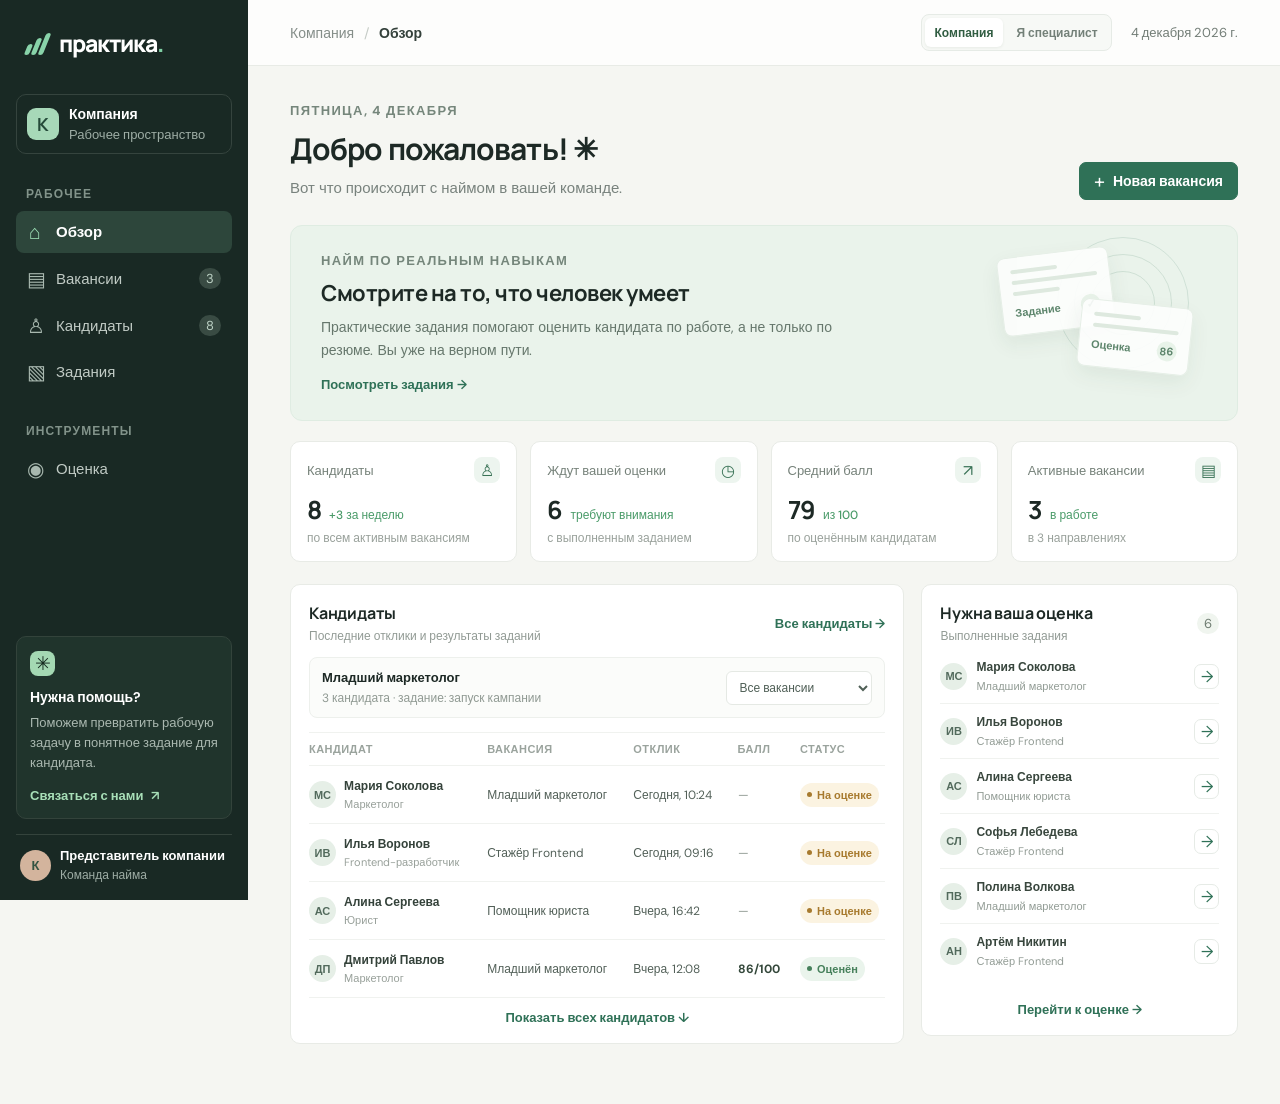
<file: index.html>
<!doctype html>
<html lang="ru">
  <head>
    <meta charset="UTF-8" />
    <meta name="viewport" content="width=device-width, initial-scale=1.0" />
    <meta name="theme-color" content="#f5f6f2" />
    <title>Практика — найм по реальным навыкам</title>
    <link rel="preconnect" href="https://fonts.googleapis.com" />
    <link rel="preconnect" href="https://fonts.gstatic.com" crossorigin />
    <link href="https://fonts.googleapis.com/css2?family=DM+Sans:wght@400;500;600;700&family=Manrope:wght@400;500;600;700;800&display=swap" rel="stylesheet" />
    <link rel="stylesheet" href="styles.css" />
  </head>
  <body>
    <div class="app-shell">
      <aside class="sidebar">
        <a class="brand" href="#" aria-label="Практика — на главную">
          <span class="brand-mark"><span></span><span></span><span></span></span>
          <span>практика<span class="brand-dot">.</span></span>
        </a>

        <div class="workspace-switcher">
          <div class="workspace-avatar" id="workspace-avatar">К</div>
          <div class="workspace-copy"><strong id="workspace-name">Компания</strong><span id="workspace-description">Рабочее пространство</span></div>
        </div>

        <div class="nav-label employer-nav">РАБОЧЕЕ</div>
        <nav class="main-nav employer-nav" aria-label="Кабинет компании">
          <button class="nav-item active" data-page="overview"><span class="nav-icon">⌂</span>Обзор</button>
          <button class="nav-item" data-page="vacancies"><span class="nav-icon">▤</span>Вакансии<span class="nav-count">3</span></button>
          <button class="nav-item" data-page="candidates"><span class="nav-icon">♙</span>Кандидаты<span class="nav-count" id="candidate-count">8</span></button>
          <button class="nav-item" data-page="tasks"><span class="nav-icon">▧</span>Задания</button>
        </nav>

        <div class="nav-label tools-label employer-nav">ИНСТРУМЕНТЫ</div>
        <nav class="main-nav employer-nav" aria-label="Инструменты">
          <button class="nav-item" data-page="evaluation"><span class="nav-icon">◉</span>Оценка</button>
        </nav>
        <nav class="main-nav specialist-nav" aria-label="Кабинет специалиста">
          <button class="nav-item" data-page="browse"><span class="nav-icon">⌕</span>Вакансии и задания</button>
          <button class="nav-item" data-page="my-applications"><span class="nav-icon">▣</span>Мои отклики<span class="nav-count" id="application-count">0</span></button>
        </nav>

        <div class="sidebar-bottom">
          <div class="help-card">
            <div class="help-spark">✳</div>
            <strong>Нужна помощь?</strong>
            <p>Поможем превратить рабочую задачу в понятное задание для кандидата.</p>
            <button data-action="help">Связаться с нами <span>↗</span></button>
          </div>
          <button class="profile-button">
            <span class="profile-avatar" id="profile-avatar">К</span>
            <span class="profile-copy"><strong id="profile-name">Представитель компании</strong><span id="profile-role">Команда найма</span></span>
          </button>
        </div>
      </aside>

      <main class="main-area">
        <header class="topbar">
          <div class="breadcrumb"><span>Компания</span><span class="breadcrumb-slash">/</span><strong id="breadcrumb-current">Обзор</strong></div>
          <div class="topbar-actions">
            <div class="mode-switch" role="group" aria-label="Вид кабинета">
              <button class="mode-button active" data-mode="employer">Компания</button>
              <button class="mode-button" data-mode="specialist">Я специалист</button>
            </div>
            <span class="today-label" id="today-label"></span>
          </div>
        </header>
        <div id="page-content" class="page-content"></div>
      </main>
    </div>

    <div id="modal-root"></div>
    <div id="toast" class="toast" role="status" aria-live="polite"></div>
    <script src="app.js"></script>
  </body>
</html>
</file>
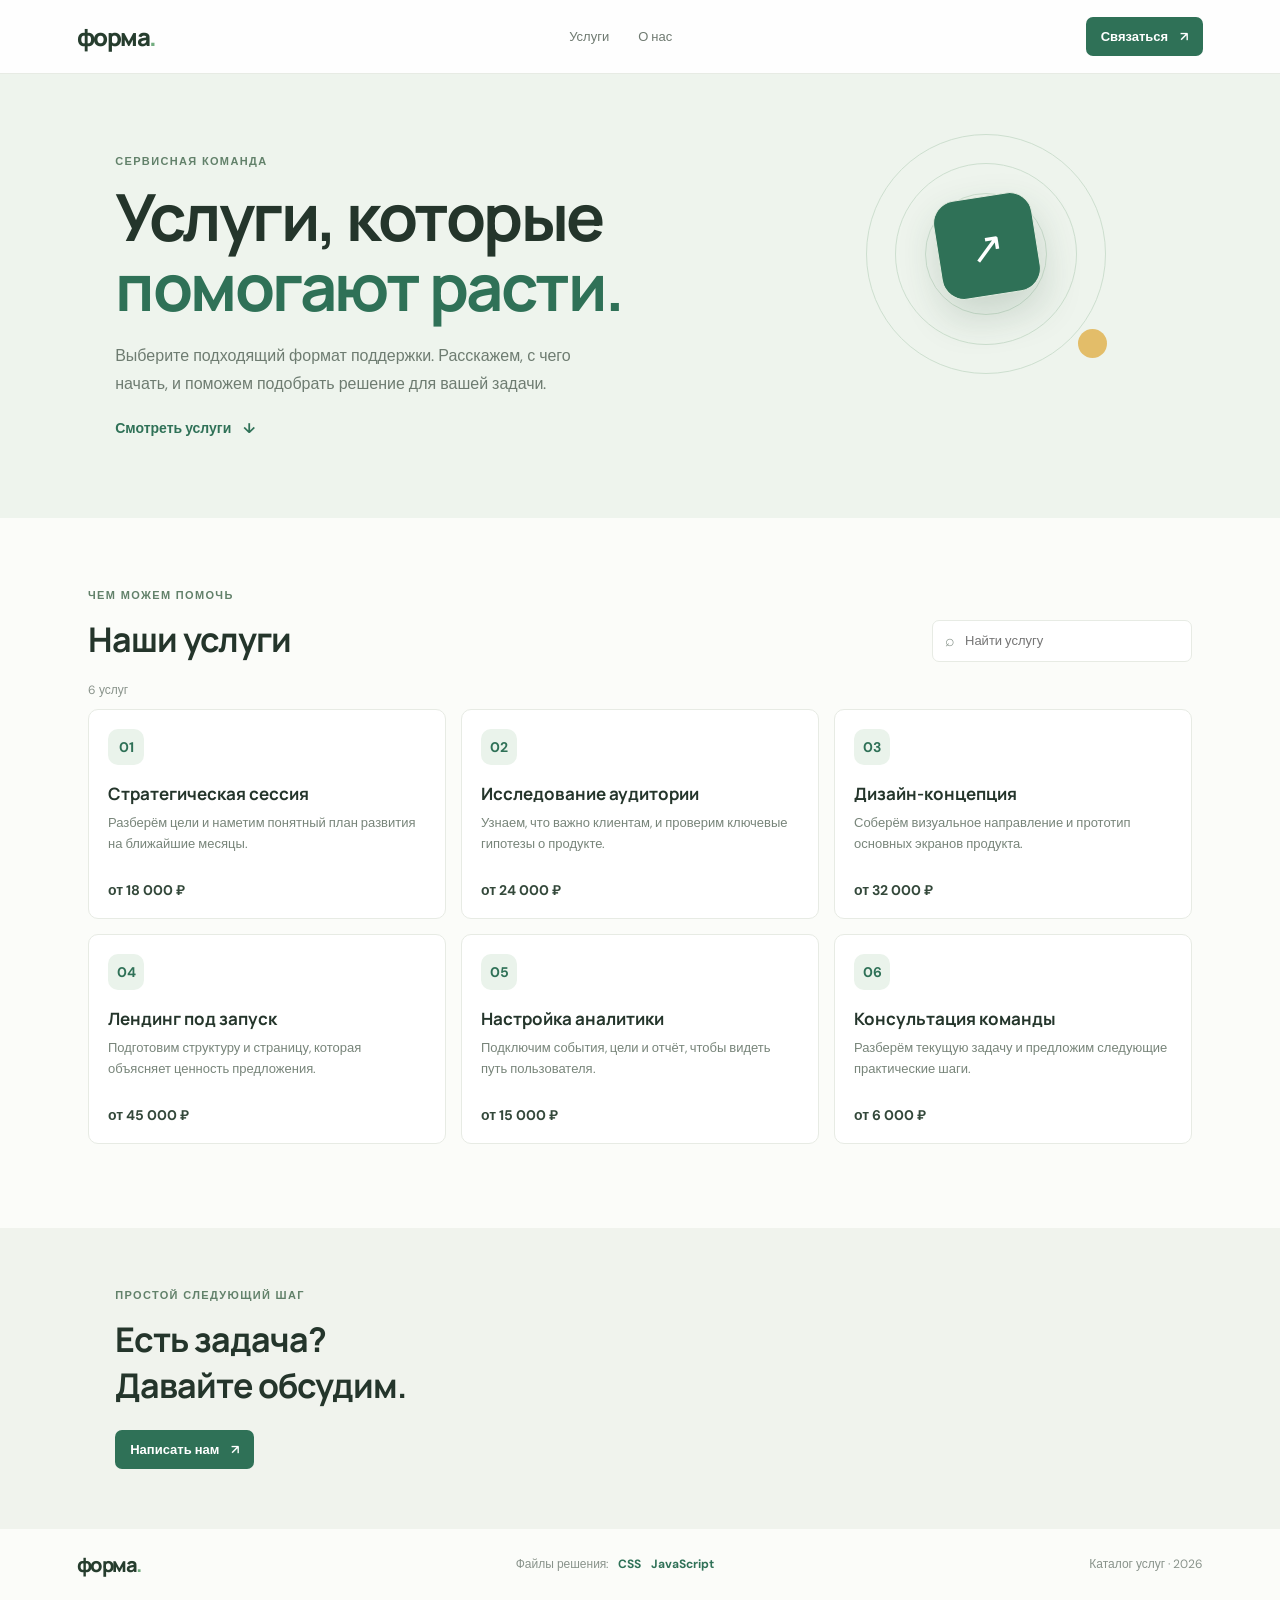
<file: candidate_answer_frontend.html>
<!doctype html>
<html lang="ru">
  <head>
    <meta charset="utf-8">
    <meta name="viewport" content="width=device-width, initial-scale=1">
    <meta name="theme-color" content="#f5f6f2">
    <title>Каталог услуг</title>
    <link rel="stylesheet" href="candidate_answer_frontend.css">
    <script src="candidate_answer_frontend.js" defer></script>
  </head>
  <body>
    <header class="site-header">
      <a class="brand" href="#" aria-label="На главную">форма<span>.</span></a>
      <nav aria-label="Основная навигация"><a href="#services">Услуги</a><a href="#about">О нас</a></nav>
      <a class="contact-link" href="mailto:hello@example.com">Связаться <span aria-hidden="true">↗</span></a>
    </header>

    <main>
      <section class="intro">
        <p class="eyebrow">Сервисная команда</p>
        <h1>Услуги, которые<br><span>помогают расти.</span></h1>
        <p class="intro-copy">Выберите подходящий формат поддержки. Расскажем, с чего начать, и поможем подобрать решение для вашей задачи.</p>
        <a class="intro-link" href="#services">Смотреть услуги <span aria-hidden="true">↓</span></a>
        <div class="intro-decoration" aria-hidden="true"><div class="deco-orbit"></div><div class="deco-tile">↗</div><div class="deco-dot"></div></div>
      </section>

      <section class="services-section" id="services">
        <div class="section-top">
          <div><p class="eyebrow">Чем можем помочь</p><h2>Наши услуги</h2></div>
          <label class="search-control"><span aria-hidden="true">⌕</span><input id="service-search" type="search" placeholder="Найти услугу" aria-label="Найти услугу"></label>
        </div>
        <p class="result-count" id="result-count" aria-live="polite"></p>
        <div class="service-grid" id="service-list" aria-live="polite">
          <p class="state-message" role="status">Загружаем услуги…</p>
        </div>
      </section>

      <section class="about-section" id="about">
        <p class="eyebrow">Простой следующий шаг</p>
        <h2>Есть задача?<br>Давайте обсудим.</h2>
        <a class="contact-link" href="mailto:hello@example.com">Написать нам <span aria-hidden="true">↗</span></a>
      </section>
    </main>

    <footer><a class="brand" href="#">форма<span>.</span></a><div class="source-files"><span>Файлы решения:</span><a href="candidate_answer_frontend.css">CSS</a><a href="candidate_answer_frontend.js">JavaScript</a></div><span>Каталог услуг · 2026</span></footer>
  </body>
</html>
</file>
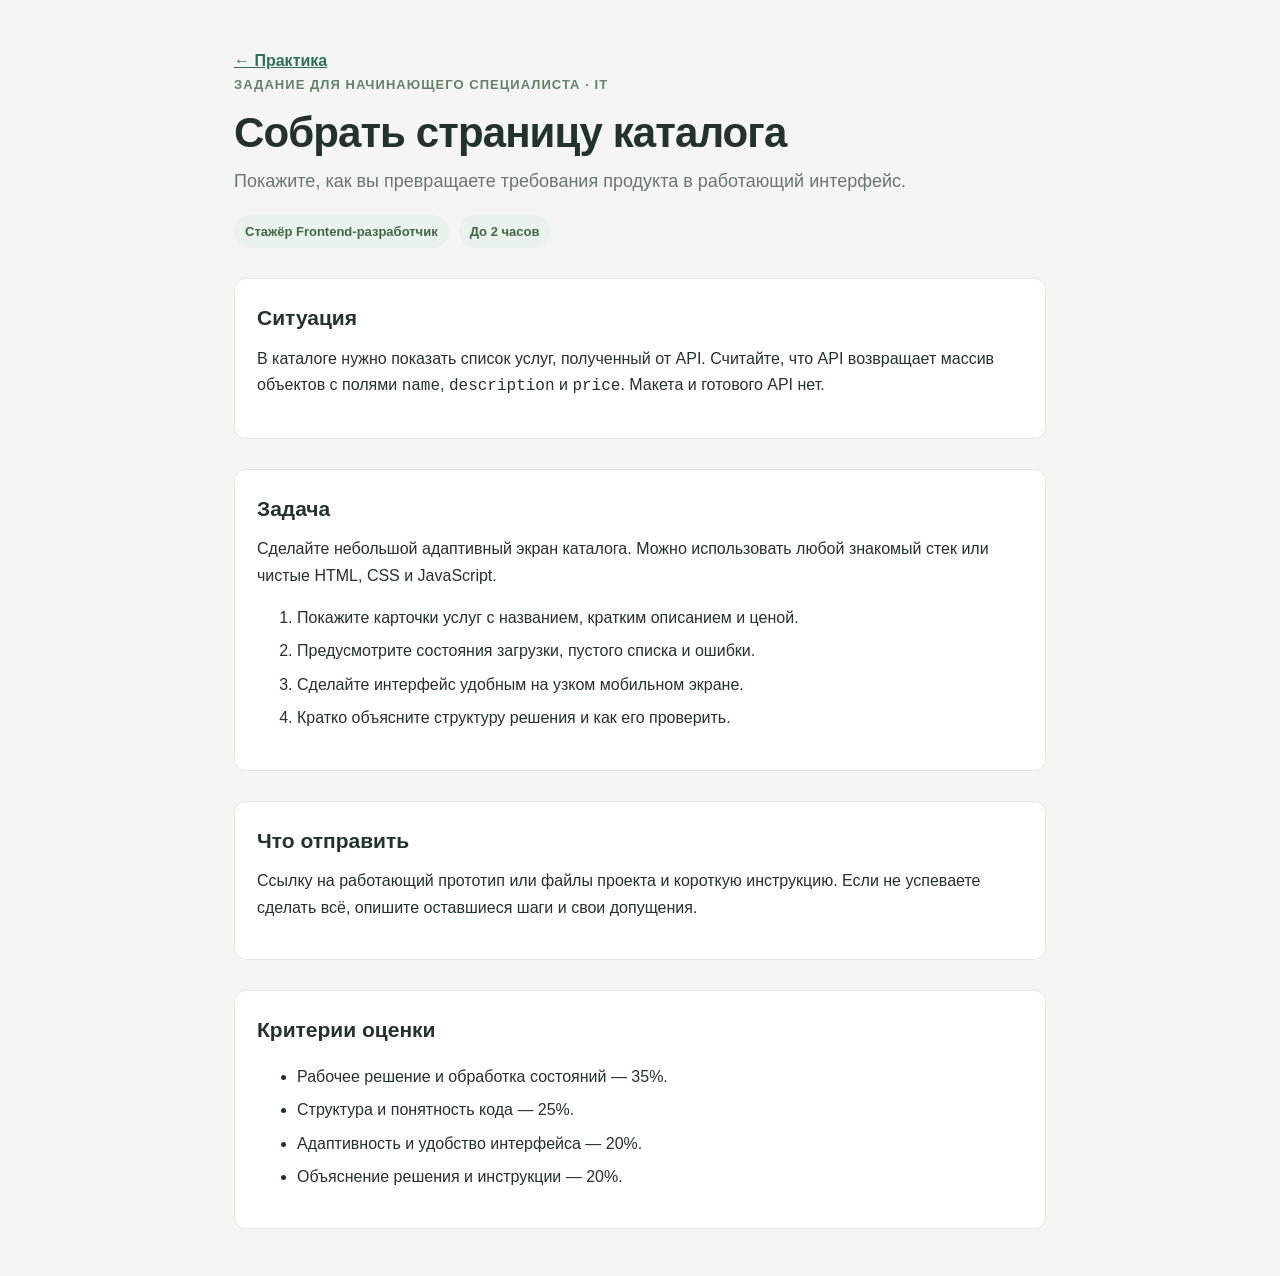
<file: case_frontend.html>
<!doctype html>
<html lang="ru">
  <head>
    <meta charset="utf-8">
    <meta name="viewport" content="width=device-width, initial-scale=1">
    <meta name="theme-color" content="#f5f6f2">
    <title>Задание — каталог услуг</title>
    <link rel="stylesheet" href="styles.css">
    <style>
      .case-page { max-width: 860px; margin: 0 auto; padding: 48px 24px; color: #23332a; font: 16px/1.65 Arial, sans-serif; }
      .case-page a { color: #2f7157; font-weight: 700; }
      .case-kicker { color: #63816b; font-size: 13px; font-weight: 700; letter-spacing: .08em; text-transform: uppercase; }
      .case-page h1 { margin: 10px 0; font-size: clamp(30px, 5vw, 42px); line-height: 1.15; }
      .case-lead { color: #68776d; font-size: 18px; }
      .case-section { margin-top: 30px; padding: 22px; border: 1px solid #e4e9e3; border-radius: 12px; background: #fff; }
      .case-section h2 { margin: 0 0 10px; font-size: 21px; }
      .case-page li { margin: 7px 0; }
      .case-meta { display: flex; flex-wrap: wrap; gap: 10px; margin-top: 18px; }
      .case-meta span { padding: 6px 11px; border-radius: 20px; color: #416749; background: #eaf3eb; font-size: 13px; font-weight: 700; }
      .case-actions { display: flex; flex-wrap: wrap; gap: 12px; }
      @media (max-width: 520px) { .case-page { padding: 28px 16px; } .case-section { padding: 17px; } }
    </style>
  </head>
  <body>
    <main class="case-page">
      <a href="index.html">← Практика</a>
      <p class="case-kicker">Задание для начинающего специалиста · IT</p>
      <h1>Собрать страницу каталога</h1>
      <p class="case-lead">Покажите, как вы превращаете требования продукта в работающий интерфейс.</p>
      <div class="case-meta"><span>Стажёр Frontend-разработчик</span><span>До 2 часов</span></div>

      <section class="case-section">
        <h2>Ситуация</h2>
        <p>В каталоге нужно показать список услуг, полученный от API. Считайте, что API возвращает массив объектов с полями <code>name</code>, <code>description</code> и <code>price</code>. Макета и готового API нет.</p>
      </section>
      <section class="case-section">
        <h2>Задача</h2>
        <p>Сделайте небольшой адаптивный экран каталога. Можно использовать любой знакомый стек или чистые HTML, CSS и JavaScript.</p>
        <ol>
          <li>Покажите карточки услуг с названием, кратким описанием и ценой.</li>
          <li>Предусмотрите состояния загрузки, пустого списка и ошибки.</li>
          <li>Сделайте интерфейс удобным на узком мобильном экране.</li>
          <li>Кратко объясните структуру решения и как его проверить.</li>
        </ol>
      </section>
      <section class="case-section">
        <h2>Что отправить</h2>
        <p>Ссылку на работающий прототип или файлы проекта и короткую инструкцию. Если не успеваете сделать всё, опишите оставшиеся шаги и свои допущения.</p>
      </section>
      <section class="case-section">
        <h2>Критерии оценки</h2>
        <ul>
          <li>Рабочее решение и обработка состояний — 35%.</li>
          <li>Структура и понятность кода — 25%.</li>
          <li>Адаптивность и удобство интерфейса — 20%.</li>
          <li>Объяснение решения и инструкции — 20%.</li>
        </ul>
      </section>
    </main>
  </body>
</html>
</file>
<file: styles.css>
:root {
  color-scheme: light;
  --ink: #1d2925;
  --muted: #78827d;
  --line: #e8ebe6;
  --paper: #fff;
  --canvas: #f5f6f2;
  --green: #2f7157;
  --green-dark: #225b43;
  --green-soft: #e9f4ed;
  --yellow: #f6c966;
  --sidebar: #192924;
  --sidebar-muted: #9eada5;
  font-family: "DM Sans", sans-serif;
}

* { box-sizing: border-box; }
body { margin: 0; min-width: 320px; background: var(--canvas); color: var(--ink); }
button, input, select, textarea { font: inherit; }
button { cursor: pointer; }
.app-shell { min-height: 100vh; }

.sidebar {
  position: fixed; inset: 0 auto 0 0; z-index: 5; display: flex; flex-direction: column;
  width: 248px; padding: 27px 16px 15px; color: white; background: var(--sidebar);
}
.brand { display: flex; align-items: center; gap: 10px; margin: 0 0 35px 10px; color: #fff; text-decoration: none; font: 800 23px Manrope, sans-serif; letter-spacing: -1px; }
.brand-dot { color: #7fd0a4; }
.brand-mark { width: 23px; height: 23px; display: flex; align-items: end; gap: 3px; }
.brand-mark span { width: 5px; background: #88d3a9; border-radius: 4px; transform: skew(-22deg); }
.brand-mark span:nth-child(1) { height: 11px; }
.brand-mark span:nth-child(2) { height: 17px; }
.brand-mark span:nth-child(3) { height: 22px; }
.workspace-switcher { display: flex; align-items: center; gap: 10px; padding: 10px; margin-bottom: 32px; border: 1px solid #35443e; border-radius: 10px; }
.workspace-avatar { width: 32px; height: 32px; display: grid; place-items: center; flex: 0 0 auto; border-radius: 9px; color: #254a39; background: #a7d8b8; font: 700 18px Manrope, sans-serif; }
.workspace-copy, .profile-copy { display: grid; gap: 3px; min-width: 0; }
.workspace-copy strong { font-size: 14px; font-weight: 600; white-space: nowrap; }
.workspace-copy span, .profile-copy span { color: var(--sidebar-muted); font-size: 13px; }
.nav-label { margin: 0 0 9px 10px; color: #82938a; font-size: 12px; font-weight: 700; letter-spacing: 1.15px; }
.main-nav { display: grid; gap: 4px; }
.nav-item { width: 100%; display: flex; align-items: center; gap: 13px; padding: 11px 11px; border: 0; border-radius: 8px; color: #c1cbc5; background: transparent; text-align: left; font-size: 15px; transition: background .2s, color .2s; }
.nav-item:hover { color: #fff; background: #263a32; }
.nav-item.active { color: #fff; background: #2d463b; font-weight: 600; }
.nav-icon { width: 16px; color: #a8b8af; font-size: 20px; line-height: 14px; text-align: center; }
.active .nav-icon { color: #9ee0b6; }
.nav-count { margin-left: auto; padding: 2px 7px; border-radius: 20px; color: #bdd2c5; background: #394b43; font-size: 13px; }
.specialist-nav { display: none; }
body.specialist-mode .employer-nav { display: none; }
body.specialist-mode .specialist-nav { display: grid; }
.tools-label { margin-top: 30px; }
.sidebar-bottom { margin-top: auto; }
.help-card { padding: 14px 13px 13px; border: 1px solid #33433b; border-radius: 10px; background: #20342c; }
.help-spark { display: grid; place-items: center; width: 25px; height: 25px; margin-bottom: 10px; border-radius: 8px; color: #15291f; background: #a4d8b3; font-size: 19px; }
.help-card strong { font-size: 14px; }
.help-card p { margin: 6px 0 11px; color: #aab8b0; font-size: 13px; line-height: 1.55; }
.help-card button { padding: 0; border: 0; color: #a8dfb8; background: none; font-size: 13px; font-weight: 600; }
.help-card button span { margin-left: 5px; }
.profile-button { width: 100%; display: flex; align-items: center; gap: 9px; margin-top: 15px; padding: 12px 4px 2px; border: 0; border-top: 1px solid #34433c; color: white; background: transparent; text-align: left; }
.profile-avatar { width: 31px; height: 31px; display: grid; place-items: center; border-radius: 50%; color: #335442; background: #d3b49d; font-size: 13px; font-weight: 700; }
.profile-copy strong { font-size: 13px; font-weight: 600; }
.profile-copy span { font-size: 12px; }

.main-area { min-height: 100vh; margin-left: 248px; }
.topbar { height: 66px; display: flex; align-items: center; justify-content: space-between; padding: 0 42px; border-bottom: 1px solid var(--line); background: rgba(255,255,255,.82); }
.breadcrumb { display: flex; align-items: center; gap: 10px; color: #858e89; font-size: 14px; }
.breadcrumb-slash { color: #c5cbc6; }
.breadcrumb strong { color: #34413b; font-weight: 600; }
.topbar-actions { display: flex; align-items: center; gap: 19px; }
.mode-switch { display: flex; align-items: center; gap: 3px; padding: 3px; border: 1px solid #e6ebe6; border-radius: 8px; background: #f7f9f6; }
.mode-button { min-height: 29px; padding: 0 10px; border: 0; border-radius: 6px; color: #738078; background: transparent; font-size: 12px; font-weight: 600; white-space: nowrap; }
.mode-button.active { color: #315d42; background: white; box-shadow: 0 1px 3px #1f382312; }
.icon-button { position: relative; width: 29px; height: 29px; border: 1px solid var(--line); border-radius: 8px; color: #59665f; background: white; font-size: 19px; }
.notification-button i { position: absolute; top: 5px; right: 5px; width: 5px; height: 5px; border: 1px solid white; border-radius: 50%; background: #e98566; }
.topbar-divider { height: 22px; width: 1px; background: var(--line); }
.today-label { color: #727d76; font-size: 13px; }
.page-content { max-width: 1420px; margin: 0 auto; padding: 36px 42px 60px; }
.page-heading { display: flex; justify-content: space-between; align-items: flex-end; gap: 24px; margin-bottom: 25px; }
.eyebrow { margin-bottom: 9px; color: #75867b; font-size: 13px; font-weight: 700; letter-spacing: 1.35px; text-transform: uppercase; }
h1, h2, h3, p { margin-top: 0; }
h1 { margin-bottom: 7px; font: 700 30px Manrope, sans-serif; letter-spacing: -.9px; }
.page-subtitle { margin: 0; color: var(--muted); font-size: 15px; line-height: 1.6; }
.primary-button, .secondary-button { display: inline-flex; align-items: center; justify-content: center; gap: 8px; min-height: 38px; padding: 0 14px; border: 1px solid var(--green); border-radius: 7px; color: #fff; background: var(--green); font-size: 14px; font-weight: 600; transition: .2s; }
.primary-button:hover { border-color: var(--green-dark); background: var(--green-dark); }
.primary-button .plus { font-size: 20px; font-weight: 400; line-height: 1; }
.secondary-button { border-color: #dce2dc; color: #3d4d44; background: white; }
.secondary-button:hover { border-color: #aebdb2; background: #f9fbf8; }
.text-button { padding: 0; border: 0; color: var(--green); background: transparent; font-size: 13px; font-weight: 600; }
.text-button:hover { color: var(--green-dark); }

.welcome-banner { position: relative; display: flex; justify-content: space-between; align-items: center; min-height: 153px; overflow: hidden; margin-bottom: 20px; padding: 26px 30px; border: 1px solid #dfece2; border-radius: 12px; background: #eaf3eb; }
.welcome-copy { position: relative; z-index: 1; max-width: 530px; }
.welcome-copy h2 { margin: 0 0 8px; font: 700 22px Manrope, sans-serif; letter-spacing: -.5px; }
.welcome-copy p { margin: 0; color: #66776c; font-size: 14px; line-height: 1.65; }
.welcome-copy .text-button { margin-top: 14px; }
.banner-art { position: absolute; right: 30px; top: 0; width: 250px; height: 100%; opacity: .88; }
.art-circle { position: absolute; right: 18px; top: 11px; width: 132px; height: 132px; border: 1px solid rgba(47,113,87,.16); border-radius: 50%; }
.art-circle:before, .art-circle:after { content: ""; position: absolute; border: 1px solid rgba(47,113,87,.17); border-radius: 50%; }
.art-circle:before { inset: 16px; }
.art-circle:after { inset: 33px; }
.art-card { position: absolute; display: grid; gap: 7px; width: 112px; padding: 12px; border: 1px solid #e5eee6; border-radius: 8px; background: rgba(255,255,255,.92); box-shadow: 0 8px 20px rgba(41,82,57,.08); transform: rotate(-7deg); }
.art-card.one { top: 26px; right: 95px; }
.art-card.two { top: 77px; right: 16px; transform: rotate(6deg); }
.art-line { height: 4px; border-radius: 4px; background: #dce8dd; }
.art-line.short { width: 55%; }
.art-score { display: flex; align-items: center; justify-content: space-between; color: #49765a; font-size: 11px; font-weight: 700; }
.art-score span { display: grid; place-items: center; width: 20px; height: 20px; border-radius: 50%; background: #e8f3e9; }

.stats-grid { display: grid; grid-template-columns: repeat(4, minmax(0,1fr)); gap: 13px; margin-bottom: 22px; }
.stat-card { min-height: 101px; padding: 15px 16px; border: 1px solid var(--line); border-radius: 10px; background: var(--paper); }
.stat-top { display: flex; align-items: center; justify-content: space-between; color: #76827a; font-size: 13px; }
.stat-icon { display: grid; place-items: center; width: 26px; height: 26px; border-radius: 8px; color: #397256; background: #edf5ef; font-size: 16px; }
.stat-number { display: flex; align-items: baseline; gap: 8px; margin-top: 9px; font: 700 25px Manrope, sans-serif; letter-spacing: -.7px; }
.stat-trend { color: #4a9b69; font: 500 12px "DM Sans", sans-serif; letter-spacing: 0; }
.stat-foot { margin-top: 3px; color: #99a19b; font-size: 12px; }

.content-grid { display: grid; grid-template-columns: minmax(0,1.65fr) minmax(250px,.85fr); gap: 17px; align-items: start; }
.panel { min-width: 0; border: 1px solid var(--line); border-radius: 10px; background: var(--paper); }
.panel-header { display: flex; align-items: center; justify-content: space-between; gap: 12px; padding: 17px 18px 13px; }
.panel-title { margin: 0; font: 700 16px Manrope, sans-serif; letter-spacing: -.2px; }
.panel-subtitle { margin: 4px 0 0; color: #929b95; font-size: 12px; }
.panel-body { padding: 0 18px 17px; }
.active-job { display: flex; justify-content: space-between; align-items: center; gap: 15px; margin: 0 18px 14px; padding: 11px 12px; border: 1px solid #edf0ec; border-radius: 8px; background: #fbfcfa; }
.job-copy { display: flex; align-items: center; gap: 10px; min-width: 0; }
.job-copy strong, .job-copy span { display: block; }
.job-copy strong { font-size: 13px; font-weight: 600; }
.job-copy span { margin-top: 4px; color: #909a93; font-size: 12px; }
.job-select { max-width: 160px; padding: 7px 25px 7px 8px; border: 1px solid #e5e9e4; border-radius: 6px; color: #506057; background: white; font-size: 12px; }
.table-wrap { overflow-x: auto; }
.candidate-table { width: 100%; border-collapse: collapse; text-align: left; }
.candidate-table th { padding: 9px 8px; border-top: 1px solid #f0f2ef; border-bottom: 1px solid #f0f2ef; color: #9aa39d; font-size: 11px; font-weight: 600; letter-spacing: .45px; text-transform: uppercase; white-space: nowrap; }
.candidate-table td { padding: 12px 8px; border-bottom: 1px solid #f0f2ef; color: #526058; font-size: 12px; white-space: nowrap; }
.candidate-table tr:last-child td { border-bottom: 0; }
.candidate-table tbody tr { cursor: pointer; transition: background .15s; }
.candidate-table tbody tr:hover { background: #f8faf7; }
.candidate-table th:first-child, .candidate-table td:first-child { padding-left: 0; }
.candidate-table th:last-child, .candidate-table td:last-child { padding-right: 0; }
.candidate-cell { display: flex; align-items: center; gap: 8px; }
.candidate-avatar { display: grid; place-items: center; width: 27px; height: 27px; flex: 0 0 auto; border-radius: 50%; color: #526a5c; background: #e6efe7; font-size: 11px; font-weight: 700; }
.candidate-name { color: #34423a; font-size: 12px; font-weight: 600; }
.candidate-role { margin-top: 3px; color: #98a09a; font-size: 11px; }
.score { color: #34483b; font-weight: 700; }
.score-muted { color: #9ca59e; font-weight: 500; }
.status { display: inline-flex; align-items: center; gap: 5px; padding: 5px 7px; border-radius: 20px; font-size: 11px; font-weight: 600; }
.status:before { content: ""; width: 5px; height: 5px; border-radius: 50%; background: currentColor; }
.status.review { color: #a77a2e; background: #fbf3e1; }
.status.done { color: #46805b; background: #eaf4ec; }
.table-footer { display: flex; justify-content: center; padding-top: 11px; border-top: 1px solid #f0f2ef; }

.right-column { display: grid; gap: 15px; }
.review-list { display: grid; gap: 0; }
.review-item { display: flex; align-items: center; gap: 9px; padding: 10px 0; border-top: 1px solid #f0f2ef; }
.review-item:first-child { border-top: 0; padding-top: 2px; }
.review-item:last-child { padding-bottom: 3px; }
.review-info { flex: 1; min-width: 0; }
.review-info strong { display: block; overflow: hidden; color: #38463d; font-size: 12px; font-weight: 600; text-overflow: ellipsis; white-space: nowrap; }
.review-info span { display: block; margin-top: 4px; color: #929c95; font-size: 11px; }
.review-action { width: 25px; height: 25px; border: 1px solid #e6ebe6; border-radius: 7px; color: var(--green); background: #fff; font-size: 16px; }
.review-action:hover { background: var(--green-soft); }
.task-summary { padding: 0 16px 15px; }
.task-visual { position: relative; height: 94px; overflow: hidden; border-radius: 8px; background: linear-gradient(135deg,#e9f1e9,#eef1e8); }
.task-visual:before { content: ""; position: absolute; width: 115px; height: 115px; right: 20px; top: 19px; border: 1px solid #d0e0d1; border-radius: 50%; }
.task-visual:after { content: ""; position: absolute; width: 68px; height: 68px; right: 43px; top: 42px; border: 1px solid #c5dbc8; border-radius: 50%; }
.task-sheet { position: absolute; z-index: 1; top: 15px; left: 18px; width: 107px; height: 77px; padding: 12px; border: 1px solid #e6ece6; border-radius: 7px; background: #fff; box-shadow: 0 5px 12px #385d4014; transform: rotate(-5deg); }
.task-sheet i { display: block; width: 70%; height: 4px; margin-bottom: 6px; border-radius: 4px; background: #dce7dc; }
.task-sheet i:nth-child(2) { width: 90%; }
.task-sheet i:nth-child(3) { width: 55%; }
.task-sheet b { display: flex; align-items: center; justify-content: center; width: 22px; height: 22px; margin-top: 8px; border-radius: 50%; color: #40805b; background: #e9f4eb; font-size: 13px; }
.task-title { margin: 12px 0 5px; color: #34423a; font-size: 13px; font-weight: 600; }
.task-title-button { display: block; padding: 0; border: 0; background: transparent; text-align: left; }
.task-title-button:hover { color: var(--green); }
.task-meta { color: #929d95; font-size: 11px; }
.task-stats { display: flex; justify-content: space-between; margin: 12px 0 11px; padding: 9px 0; border-top: 1px solid #eff2ee; border-bottom: 1px solid #eff2ee; }
.task-stats div { display: grid; gap: 4px; }
.task-stats strong { color: #425148; font-size: 13px; }
.task-stats span { color: #98a19b; font-size: 11px; }
.task-summary > .secondary-button { width: 100%; min-height: 32px; font-size: 12px; }

.toolbar { display: flex; align-items: center; gap: 9px; margin-bottom: 15px; }
.search-box { position: relative; flex: 1; max-width: 310px; }
.search-box input { width: 100%; height: 37px; padding: 0 12px 0 34px; border: 1px solid #e2e7e1; border-radius: 7px; outline: 0; color: #35423a; background: white; font-size: 13px; }
.search-box input:focus { border-color: #91b59b; box-shadow: 0 0 0 3px #dcecdf; }
.search-box:before { content: "⌕"; position: absolute; top: 7px; left: 12px; color: #8c9890; font-size: 21px; }
.filter-select { height: 37px; padding: 0 29px 0 10px; border: 1px solid #e2e7e1; border-radius: 7px; color: #647068; background: white; font-size: 13px; }
.full-table-panel { padding: 0 18px 9px; }
.empty-state { padding: 38px 15px; color: var(--muted); text-align: center; font-size: 14px; }
.empty-state strong { display: block; margin-bottom: 5px; color: var(--ink); font-size: 16px; }
.vacancy-grid, .task-grid { display: grid; grid-template-columns: repeat(3,minmax(0,1fr)); gap: 14px; }
.vacancy-card, .task-card { padding: 17px; border: 1px solid var(--line); border-radius: 10px; background: #fff; }
.vacancy-card[data-open-vacancy] { cursor: pointer; transition: border-color .15s, box-shadow .15s; }
.vacancy-card[data-open-vacancy]:hover { border-color: #b7cdbb; box-shadow: 0 4px 14px #183d2810; }
.vacancy-card[data-open-vacancy]:focus-visible { outline: 3px solid #b7d3bc; outline-offset: 2px; }
.vacancy-card-top { display: flex; justify-content: flex-end; align-items: flex-start; }
.vacancy-card h3 { margin: 0 0 5px; font: 700 16px Manrope, sans-serif; }
.task-card h3 { margin: 14px 0 5px; font: 700 16px Manrope, sans-serif; }
.vacancy-card p, .task-card p { min-height: 30px; margin-bottom: 14px; color: #859088; font-size: 12px; line-height: 1.55; }
.vacancy-meta { display: flex; gap: 13px; padding: 11px 0; border-top: 1px solid #eff2ee; border-bottom: 1px solid #eff2ee; color: #707c73; font-size: 12px; }
.vacancy-footer { display: flex; justify-content: space-between; align-items: center; margin-top: 12px; }
.tag { display: inline-flex; align-items: center; padding: 5px 8px; border-radius: 20px; color: #53715d; background: #edf4ed; font-size: 11px; font-weight: 600; }
.task-type { display: inline-grid; place-items: center; width: 34px; height: 34px; border-radius: 9px; color: #427354; background: #eaf3eb; font-size: 18px; }
.task-card .task-meta { margin-bottom: 12px; }
.task-card h3 .task-title-button { font: 700 16px Manrope, sans-serif; letter-spacing: -.2px; }
.task-modal { width: min(100%,680px); }
.task-demo-note { display: grid; gap: 5px; margin-bottom: 17px; padding: 11px 13px; border: 1px solid #e8ebd9; border-radius: 8px; background: #faf9ef; }
.task-demo-note strong { color: #71663f; font-size: 12px; }
.task-demo-note span { color: #817a62; font-size: 12px; line-height: 1.5; }
.task-detail-section { margin: 17px 0; }
.task-detail-section h3 { margin: 0 0 7px; color: #34423a; font: 700 14px Manrope, sans-serif; }
.task-detail-section p, .task-detail-section li { color: #69756d; font-size: 13px; line-height: 1.7; }
.task-detail-section p { margin: 0; }
.task-detail-section ul { display: grid; gap: 5px; margin: 9px 0 0; padding-left: 18px; }
.task-detail-section li::marker { color: #5b966d; }
.task-detail-section .rubric-list { margin-top: 9px; }
.task-detail-section .rubric-row { grid-template-columns: minmax(110px,.9fr) minmax(150px,2fr) 52px; gap: 12px; padding: 10px 12px; font-size: 12px; }
.case-file-links { display: flex; flex-wrap: wrap; gap: 12px; margin: 16px 0; padding: 13px 15px; border: 1px solid #e8eee8; border-radius: 8px; background: #f8faf7; }
.case-file-links a { color: var(--green); font-size: 12px; font-weight: 600; text-decoration: none; }
.case-file-links a:hover { text-decoration: underline; }
.candidate-answer-form { display: grid; gap: 9px; margin-top: 17px; padding: 15px; border: 1px solid #e7ece7; border-radius: 9px; background: #fbfcfa; }
.candidate-answer-form label { margin-top: 4px; color: #34423a; font-size: 13px; font-weight: 700; }
.candidate-answer-form input[type="text"], .candidate-answer-form input[type="file"] { width: 100%; padding: 10px; border: 1px solid #e1e6e0; border-radius: 7px; color: #344239; background: #fff; font-size: 13px; }
.candidate-answer-form input[type="file"] { cursor: pointer; }
.candidate-answer-form input[type="file"]::file-selector-button { margin-right: 10px; padding: 7px 11px; border: 1px solid #d5e2d7; border-radius: 5px; color: #355a40; background: #edf4ed; font: inherit; font-weight: 600; cursor: pointer; }
.candidate-answer-form input[type="file"]::file-selector-button:hover { background: #e2eee4; }
.candidate-answer-form input:focus { border-color: #91b59b; outline: 0; box-shadow: 0 0 0 3px #dcecdf; }
.candidate-answer-form textarea { width: 100%; min-height: 115px; padding: 11px; border: 1px solid #e1e6e0; border-radius: 7px; outline: 0; font: inherit; font-size: 13px; line-height: 1.55; resize: vertical; }
.candidate-answer-form textarea:focus { border-color: #91b59b; box-shadow: 0 0 0 3px #dcecdf; }
.upload-hint { color: #828d84; font-size: 11px; line-height: 1.5; }
.candidate-answer-form .primary-button { justify-self: end; }
.submission-files { margin: 15px 0 18px; }
.submission-files > h3 { margin: 0 0 9px; font: 700 14px Manrope, sans-serif; }
.submission-file { display: flex; flex-wrap: wrap; align-items: center; gap: 9px; padding: 10px 0; border-top: 1px solid #eff2ee; }
.file-icon { display: grid; width: 29px; height: 29px; place-items: center; border-radius: 7px; color: var(--green); background: #eaf3eb; }
.submission-file-name { flex: 1; min-width: 120px; color: #46564b; font-size: 12px; font-weight: 600; overflow-wrap: anywhere; }
.submission-file .secondary-button { min-height: 31px; font-size: 11px; }
.submission-file > .text-button { font-size: 12px; }

.specialist-hero { margin-bottom: 20px; padding: 27px 30px; border: 1px solid #dfece2; border-radius: 12px; background: #eaf3eb; }
.specialist-hero h1 { max-width: 720px; margin: 0 0 9px; }
.specialist-hero p { max-width: 680px; margin: 0; color: #66776c; font-size: 15px; line-height: 1.6; }
.specialist-toolbar { display: flex; flex-wrap: wrap; gap: 10px; margin-bottom: 20px; }
.specialist-toolbar .search-box { flex: 1 1 280px; max-width: 460px; }
.specialist-toolbar .filter-select { min-width: 0; max-width: 100%; flex: 1 1 150px; }
.specialist-layout { display: grid; grid-template-columns: minmax(0,1fr); gap: 20px; align-items: start; }
.section-heading { display: flex; justify-content: space-between; align-items: center; gap: 15px; margin-bottom: 12px; }
.section-heading h2, .employer-feedback h2 { margin: 0 0 5px; font: 700 18px Manrope, sans-serif; }
.section-heading p, .feedback-intro { margin: 0; color: #818d84; font-size: 13px; line-height: 1.55; }
.job-list { display: grid; gap: 12px; }
.job-card { padding: 17px; border: 1px solid var(--line); border-radius: 10px; background: white; }
.job-card-heading { display: flex; align-items: center; justify-content: flex-start; }
.job-card h3 { margin: 13px 0 4px; font: 700 17px Manrope, sans-serif; }
.job-company { color: #526459; font-size: 13px; font-weight: 600; }
.job-card > p { margin: 11px 0; color: #717e75; font-size: 13px; line-height: 1.6; }
.job-card-meta { display: flex; flex-wrap: wrap; gap: 8px 17px; padding: 10px 0; border-top: 1px solid #eff2ee; color: #768178; font-size: 12px; }
.job-card-actions { display: flex; flex-wrap: wrap; justify-content: flex-end; gap: 8px; margin-top: 9px; }
.job-card-actions .primary-button, .job-card-actions .secondary-button { min-height: 36px; font-size: 12px; }
.employer-feedback { padding: 18px; border: 1px solid var(--line); border-radius: 10px; background: white; }
.employer-feedback .eyebrow { margin-bottom: 8px; }
.feedback-intro { margin: 8px 0 13px; }
.feedback-card { padding: 12px 0; border-top: 1px solid #eff2ee; }
.feedback-metric { color: var(--green); font: 700 17px Manrope, sans-serif; }
.feedback-card p { margin: 5px 0 0; color: #66736a; font-size: 12px; line-height: 1.6; }
.feedback-source { margin-top: 7px; color: #929b95; font-size: 11px; line-height: 1.5; }
.application-list { display: grid; gap: 10px; }
.application-card { display: flex; align-items: center; gap: 13px; padding: 15px; border: 1px solid var(--line); border-radius: 10px; background: white; }
.application-card-copy { flex: 1; min-width: 0; }
.application-files { display: flex; flex-wrap: wrap; gap: 8px 14px; }
.application-card h3 { margin: 0 0 4px; font: 700 15px Manrope, sans-serif; }
.application-card p { margin: 0 0 8px; color: #808b83; font-size: 12px; }
.empty-applications { padding: 10px; }
.empty-applications .empty-state > div { margin-top: 14px; }
.rubric-list { display: grid; gap: 1px; margin-top: 18px; border: 1px solid var(--line); border-radius: 10px; background: #fff; }
.rubric-row { display: grid; grid-template-columns: 1.2fr 2fr 80px; align-items: center; gap: 20px; padding: 13px 16px; border-bottom: 1px solid #eff2ee; font-size: 13px; }
.rubric-row:last-child { border: 0; }
.rubric-name { font-weight: 600; }
.rubric-desc { color: #838e86; }
.rubric-weight { color: #627067; text-align: right; }
.section-spacer { margin-top: 23px; }

.modal-backdrop { position: fixed; inset: 0; z-index: 20; display: grid; place-items: center; padding: 20px; background: rgba(20,35,28,.46); animation: fade-in .15s ease-out; }
.modal { width: min(100%,570px); max-height: min(90vh,780px); overflow: auto; border-radius: 13px; background: #fff; box-shadow: 0 24px 70px #11251938; animation: rise-in .2s ease-out; }
.modal-header { display: flex; justify-content: space-between; align-items: flex-start; padding: 22px 24px 15px; border-bottom: 1px solid #edf0ec; }
.modal-header h2 { margin: 0 0 5px; font: 700 20px Manrope, sans-serif; }
.modal-header p { margin: 0; color: #87918a; font-size: 13px; }
.close-button { width: 28px; height: 28px; border: 1px solid #e8ece8; border-radius: 7px; color: #79837d; background: white; font-size: 19px; }
.modal-body { padding: 19px 24px 23px; }
.form-grid { display: grid; grid-template-columns: 1fr 1fr; gap: 14px; }
.form-field { display: grid; gap: 6px; }
.form-field.full { grid-column: 1/-1; }
.form-field label { color: #536057; font-size: 12px; font-weight: 600; }
.form-field input, .form-field select, .form-field textarea { width: 100%; min-height: 37px; padding: 9px 10px; border: 1px solid #e1e6e0; border-radius: 7px; outline: 0; color: #344239; background: #fff; font-size: 13px; }
.form-field textarea { min-height: 78px; resize: vertical; }
.form-field input:focus, .form-field textarea:focus, .form-field select:focus { border-color: #91b59b; box-shadow: 0 0 0 3px #dcecdf; }
.form-note { margin: 14px 0 0; color: #8b958e; font-size: 12px; line-height: 1.55; }
.modal-actions { display: flex; justify-content: flex-end; gap: 8px; margin-top: 18px; }
.candidate-modal { width: min(100%,670px); }
.candidate-detail-head { display: flex; align-items: center; gap: 12px; }
.candidate-detail-head .candidate-avatar { width: 42px; height: 42px; font-size: 15px; }
.candidate-detail-head h2 { margin: 0 0 4px; font: 700 18px Manrope, sans-serif; }
.candidate-detail-head p { margin: 0; color: #869189; font-size: 12px; }
.detail-grid { display: grid; grid-template-columns: 1fr 1fr; gap: 12px; margin: 16px 0; }
.detail-box { padding: 11px 12px; border: 1px solid #edf0ec; border-radius: 8px; background: #fbfcfa; }
.detail-box span { display: block; margin-bottom: 5px; color: #89938b; font-size: 11px; text-transform: uppercase; letter-spacing: .5px; }
.detail-box strong { font-size: 13px; font-weight: 600; }
.answer-box { margin: 13px 0 18px; padding: 14px; border-left: 2px solid #83b490; border-radius: 0 8px 8px 0; color: #66736a; background: #f5f8f4; font-size: 13px; line-height: 1.7; }
.answer-box strong { display: block; margin-bottom: 5px; color: #425047; font-size: 12px; }
.criteria-title { display: flex; justify-content: space-between; align-items: baseline; margin: 0 0 10px; font: 700 14px Manrope, sans-serif; }
.criteria-title span { color: #8a958d; font: 400 11px "DM Sans",sans-serif; }
.criterion { display: grid; grid-template-columns: 1fr auto; align-items: center; gap: 10px; padding: 10px 0; border-top: 1px solid #eff2ee; }
.criterion label { font-size: 12px; font-weight: 600; }
.criterion small { display: block; margin-top: 4px; color: #8a958e; font-size: 11px; font-weight: 400; }
.score-control { display: flex; align-items: center; gap: 7px; }
.score-control input { width: 88px; accent-color: var(--green); }
.score-control output { width: 22px; color: #445a49; font-size: 13px; font-weight: 700; text-align: right; }
.toast { position: fixed; right: 24px; bottom: 23px; z-index: 30; padding: 11px 15px; border-radius: 8px; color: white; background: #203c2e; box-shadow: 0 8px 22px #12281b2b; font-size: 13px; opacity: 0; pointer-events: none; transform: translateY(8px); transition: .2s; }
.toast.show { opacity: 1; transform: translateY(0); }
.mobile-menu { display: none; }
@keyframes fade-in { from { opacity: 0; } to { opacity: 1; } }
@keyframes rise-in { from { opacity: 0; transform: translateY(8px); } to { opacity: 1; transform: translateY(0); } }

@media (max-width: 1100px) {
  .sidebar { width: 215px; }
  .main-area { margin-left: 215px; }
  .topbar { padding: 0 27px; }
  .page-content { padding: 30px 27px 50px; }
  .content-grid { grid-template-columns: minmax(0,1.4fr) minmax(230px,.8fr); gap: 12px; }
  .panel-header { padding-left: 14px; padding-right: 14px; }
  .panel-body { padding-left: 14px; padding-right: 14px; }
  .candidate-table th, .candidate-table td { padding-left: 5px; padding-right: 5px; }
}
@media (max-width: 850px) {
  .sidebar { width: 68px; padding: 21px 9px 12px; align-items: center; }
  .brand { margin: 0 0 29px; font-size: 0; }
  .brand-mark { margin: 0; }
  .workspace-switcher { justify-content: center; width: 46px; padding: 6px; margin-bottom: 22px; }
  .workspace-copy, .nav-label, .nav-item:not(.active)::after, .nav-count, .nav-item { }
  .workspace-copy, .nav-label, .nav-count, .help-card, .profile-copy { display: none; }
  .main-nav { width: 100%; }
  .nav-item { justify-content: center; width: 48px; height: 43px; margin: 0 auto; padding: 0; font-size: 0; }
  .nav-icon { width: auto; font-size: 21px; }
  .tools-label { display: none; }
  .profile-button { justify-content: center; padding-top: 12px; }
  .main-area { margin-left: 68px; }
  .page-content { padding: 26px 22px 42px; }
  .topbar { padding: 0 22px; }
  .topbar-actions { gap: 10px; }
  .mode-button { padding: 0 7px; font-size: 11px; }
  .content-grid { grid-template-columns: 1fr; }
  .specialist-layout { grid-template-columns: 1fr; }
  .right-column { grid-template-columns: 1fr 1fr; }
  .vacancy-grid, .task-grid { grid-template-columns: repeat(2,minmax(0,1fr)); }
  .stats-grid { grid-template-columns: repeat(2,minmax(0,1fr)); }
}
@media (max-width: 560px) {
  body, .app-shell { min-width: 0; width: 100%; }
  .sidebar { width: 54px; padding-left: 4px; padding-right: 4px; }
  .workspace-switcher { width: 40px; }
  .nav-item { width: 40px; height: 40px; }
  .main-area { width: calc(100% - 54px); min-width: 0; margin-left: 54px; }
  .topbar { height: 54px; gap: 6px; padding: 0 8px; }
  .breadcrumb { display: none; }
  .breadcrumb strong { max-width: 88px; overflow: hidden; text-overflow: ellipsis; white-space: nowrap; }
  .topbar-actions { flex: 0 0 auto; gap: 0; margin-left: auto; }
  .mode-switch { gap: 1px; }
  .mode-button { min-height: 26px; padding: 0 4px; font-size: 9px; }
  .breadcrumb { font-size: 12px; gap: 6px; }
  .today-label, .topbar-divider { display: none; }
  .page-content { width: 100%; min-width: 0; padding: 22px 13px 35px; }
  .page-heading { align-items: flex-start; flex-direction: column; gap: 13px; }
  h1 { font-size: 25px; }
  .welcome-banner { min-height: 140px; padding: 20px 17px; }
  .welcome-copy { max-width: 75%; }
  .welcome-copy h2 { font-size: 19px; }
  .welcome-copy p { font-size: 12px; }
  .banner-art { right: -72px; opacity: .5; }
  .stats-grid { gap: 8px; }
  .stat-card { min-height: 90px; padding: 11px; }
  .stat-number { font-size: 22px; }
  .right-column { grid-template-columns: 1fr; }
  .vacancy-grid, .task-grid { grid-template-columns: 1fr; }
  .toolbar { flex-wrap: wrap; }
  .search-box { max-width: none; flex-basis: 100%; }
  .rubric-row { grid-template-columns: 1fr auto; gap: 8px; }
  .rubric-desc { grid-column: 1/-1; grid-row: 2; }
  .rubric-weight { grid-column: 2; grid-row: 1; }
  .form-grid { grid-template-columns: 1fr; }
  .form-field.full { grid-column: auto; }
  .modal-header, .modal-body { padding-left: 17px; padding-right: 17px; }
  .detail-grid { gap: 7px; }
  .score-control input { width: 66px; }
  .candidate-table { min-width: 560px; }
  .specialist-hero { padding: 20px 17px; }
  .specialist-hero h1 { font-size: 22px; }
  .specialist-toolbar .search-box, .specialist-toolbar .filter-select { flex: 1 1 100%; width: 100%; max-width: none; }
  .specialist-jobs, .job-list, .job-card { min-width: 0; width: 100%; }
  .job-card-meta { gap: 8px 12px; }
  .job-card-actions { justify-content: stretch; }
  .job-card-actions button { flex: 1 1 130px; }
  .application-card { flex-wrap: wrap; }
  .application-card-copy { flex-basis: calc(100% - 50px); }
  .application-card > button { margin-left: auto; }
  .task-detail-section .rubric-row { grid-template-columns: 1fr auto; gap: 6px; }
  .task-detail-section .rubric-desc { grid-column: 1/-1; grid-row: 2; }
  .task-detail-section .rubric-weight { grid-column: 2; grid-row: 1; }
}
</file>
<file: candidate_answer_frontend.css>
@import url("https://fonts.googleapis.com/css2?family=DM+Sans:wght@400;500;600;700&family=Manrope:wght@400;500;600;700;800&display=swap");

:root {
  font-family: "DM Sans", sans-serif;
  color: #24352b;
  background: #fbfcf9;
  font-synthesis: none;
  text-rendering: optimizeLegibility;
  --green: #2f7157;
  --green-dark: #234e3c;
  --muted: #78857a;
  --line: #e7ebe4;
  --paper: #fff;
}

* { box-sizing: border-box; }
html { scroll-behavior: smooth; }
body { margin: 0; min-width: 320px; }
a { color: inherit; text-decoration: none; }
button, input { font: inherit; }
.site-header { height: 74px; display: flex; align-items: center; justify-content: space-between; gap: 24px; padding: 0 max(6vw, calc((100vw - 1200px)/2)); border-bottom: 1px solid var(--line); background: rgba(255,255,255,.82); }
.brand { color: #263d2e; font: 800 24px Manrope, sans-serif; letter-spacing: -1.5px; }
.brand span { color: #73ad80; }
.site-header nav { display: flex; gap: 29px; color: #6f7a71; font-size: 13px; }
.contact-link { display: inline-flex; align-items: center; gap: 12px; padding: 11px 15px; border-radius: 7px; color: white; background: var(--green); font-size: 13px; font-weight: 600; }
.contact-link:hover { background: var(--green-dark); }
.intro { position: relative; min-height: 420px; overflow: hidden; padding: 80px max(9vw, calc((100vw - 1120px)/2)); background: #eef4ed; }
.eyebrow { margin: 0 0 14px; color: #62816a; font-size: 11px; font-weight: 700; letter-spacing: 1.35px; text-transform: uppercase; }
.intro h1 { position: relative; z-index: 1; margin: 0; font: 700 clamp(38px, 5.2vw, 65px)/1.08 Manrope, sans-serif; letter-spacing: -2.5px; }
.intro h1 span { color: var(--green); }
.intro-copy { position: relative; z-index: 1; max-width: 460px; margin: 20px 0; color: #6e7c71; font-size: 16px; line-height: 1.7; }
.intro-link { position: relative; z-index: 1; display: inline-flex; gap: 12px; color: var(--green); font-size: 14px; font-weight: 700; }
.intro-decoration { position: absolute; top: 40px; right: 12%; width: 280px; height: 280px; }
.deco-orbit { position: absolute; inset: 20px; border: 1px solid #cddfcf; border-radius: 50%; }
.deco-orbit:before, .deco-orbit:after { position: absolute; content: ""; border: 1px solid #cddfcf; border-radius: 50%; }
.deco-orbit:before { inset: 28px; }
.deco-orbit:after { inset: 58px; }
.deco-tile { position: absolute; top: 82px; left: 91px; display: grid; width: 100px; height: 100px; place-items: center; border: 1px solid #e1ebdf; border-radius: 23px; color: white; background: var(--green); box-shadow: 0 18px 40px #274f3430; font: 400 42px Manrope, sans-serif; transform: rotate(-9deg); }
.deco-dot { position: absolute; right: 19px; bottom: 36px; width: 29px; height: 29px; border-radius: 50%; background: #e3bd69; }
.services-section { max-width: 1160px; margin: 0 auto; padding: 70px 28px 84px; }
.section-top { display: flex; align-items: end; justify-content: space-between; gap: 20px; }
.section-top h2, .about-section h2 { margin: 0; font: 700 34px Manrope, sans-serif; letter-spacing: -1px; }
.search-control { display: flex; align-items: center; gap: 8px; width: min(100%,260px); height: 42px; padding: 0 12px; border: 1px solid var(--line); border-radius: 7px; color: #88948b; background: white; }
.search-control:focus-within { border-color: #91b59b; box-shadow: 0 0 0 3px #dcecdf; }
.search-control input { width: 100%; border: 0; outline: 0; color: #334138; background: transparent; font-size: 13px; }
.result-count { min-height: 17px; margin: 20px 0 10px; color: #89938b; font-size: 12px; }
.service-grid { display: grid; grid-template-columns: repeat(3,minmax(0,1fr)); gap: 15px; }
.service-card { display: flex; min-height: 210px; flex-direction: column; padding: 19px; border: 1px solid var(--line); border-radius: 10px; background: var(--paper); transition: transform .18s, box-shadow .18s; }
.service-card:hover { transform: translateY(-3px); box-shadow: 0 12px 30px #213c2410; }
.service-number { display: grid; width: 36px; height: 36px; place-items: center; border-radius: 10px; color: var(--green); background: #eaf3eb; font-size: 14px; font-weight: 700; }
.service-card h3 { margin: 17px 0 7px; font: 700 17px Manrope, sans-serif; }
.service-card p { margin: 0 0 20px; color: var(--muted); font-size: 13px; line-height: 1.65; }
.service-card strong { margin-top: auto; color: #33483a; font-size: 14px; }
.state-message { grid-column: 1/-1; margin: 0; padding: 30px; border: 1px solid var(--line); border-radius: 9px; color: var(--muted); background: white; font-size: 14px; text-align: center; }
.state-message.error { color: #9c4545; background: #fff8f7; }
.about-section { padding: 60px max(9vw, calc((100vw - 1120px)/2)); background: #f0f3ed; }
.about-section h2 { margin-bottom: 22px; }
footer { display: flex; align-items: center; justify-content: space-between; gap: 16px; padding: 22px max(6vw, calc((100vw - 1200px)/2)); color: #89938b; font-size: 12px; }
footer .brand { font-size: 20px; }
.source-files { display: flex; flex-wrap: wrap; align-items: center; gap: 10px; }
.source-files a { color: var(--green); font-weight: 700; }
@media (max-width: 760px) {
  .site-header { height: 64px; padding: 0 20px; }
  .site-header nav { gap: 14px; font-size: 12px; }
  .site-header > .contact-link { display: none; }
  .intro { min-height: 390px; padding: 65px 24px; }
  .intro-decoration { top: 180px; right: -52px; opacity: .48; transform: scale(.75); transform-origin: top right; }
  .intro-copy { max-width: 390px; font-size: 14px; }
  .services-section { padding: 48px 20px 58px; }
  .section-top { align-items: stretch; flex-direction: column; }
  .section-top h2, .about-section h2 { font-size: 29px; }
  .search-control { width: 100%; }
  .service-grid { grid-template-columns: repeat(2,minmax(0,1fr)); gap: 10px; }
  .service-card { min-height: 205px; padding: 15px; }
  .about-section { padding: 45px 24px; }
  footer { flex-wrap: wrap; padding: 18px 20px; }
}
@media (max-width: 460px) {
  .site-header nav a:nth-child(2) { display: none; }
  .intro { min-height: 370px; padding: 56px 20px; }
  .intro h1 { letter-spacing: -1.5px; }
  .service-grid { grid-template-columns: 1fr; }
  .service-card { min-height: 180px; }
}
</file>
